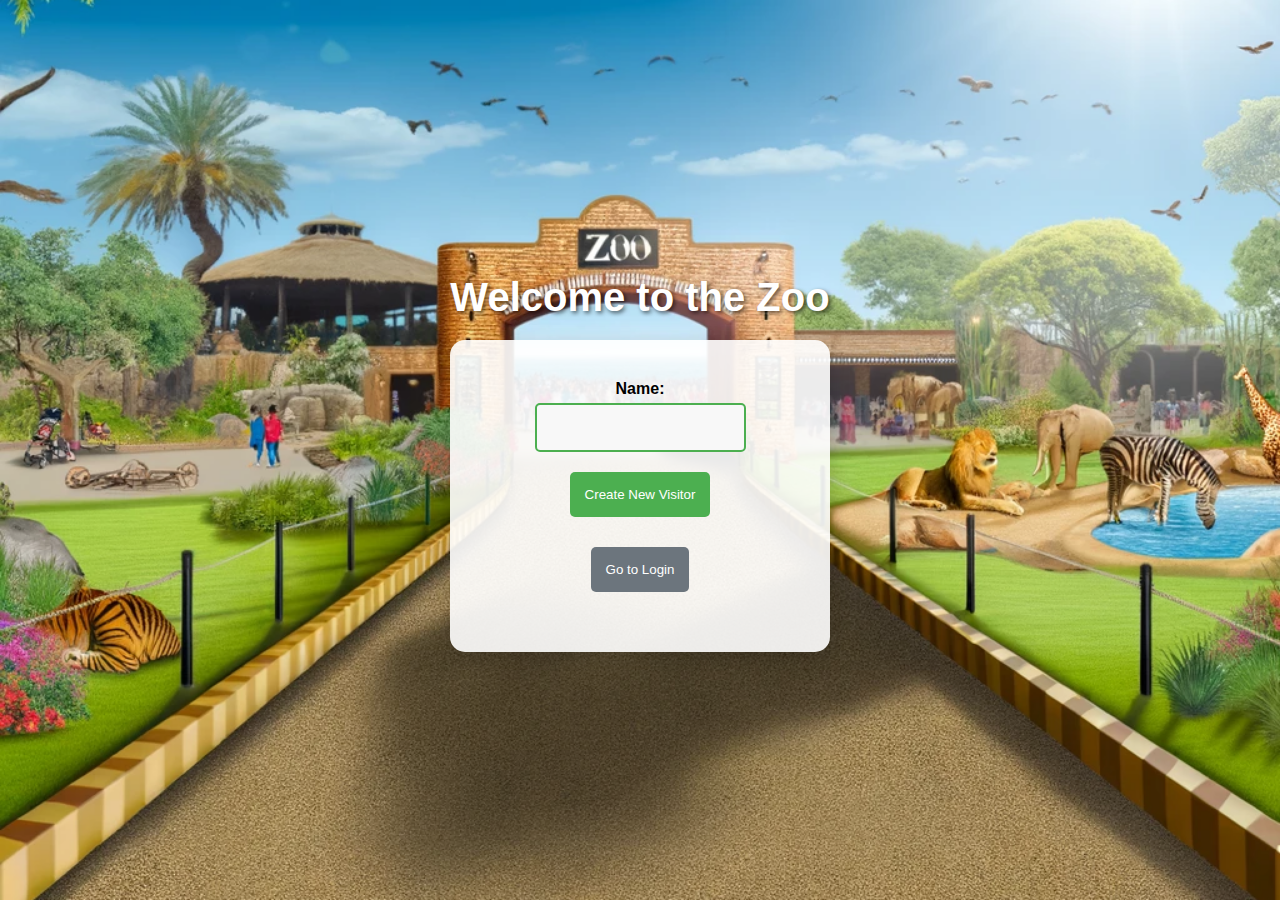
<file: מטלה מסכמת 2/index.html>
<!DOCTYPE html>
<html lang="en">
  <head>
    <meta charset="UTF-8" />
    <meta http-equiv="X-UA-Compatible" content="IE=edge" />
    <meta name="viewport" content="width=device-width, initial-scale=1.0" />
    <title>Signup</title>
    <link rel="stylesheet" href="signup.css" />
    <script src="./main.js" defer></script>
  </head>
  <body>
    <h1>Welcome to the Zoo</h1>
    <form id="create-visitor-form">
      <label for="visitor-name">Name:</label>
      <input type="text" id="visitor-name" name="visitor-name" required />
      <button type="submit">Create New Visitor</button>
      <button
        id="go-to-login"
        type="button"
        style="margin-top: 10px"
        onclick="window.location.href='/login.html';"
      >
        Go to Login
      </button>
    </form>
    <script src="./signup.js" defer></script>
  </body>
</html>
</file>
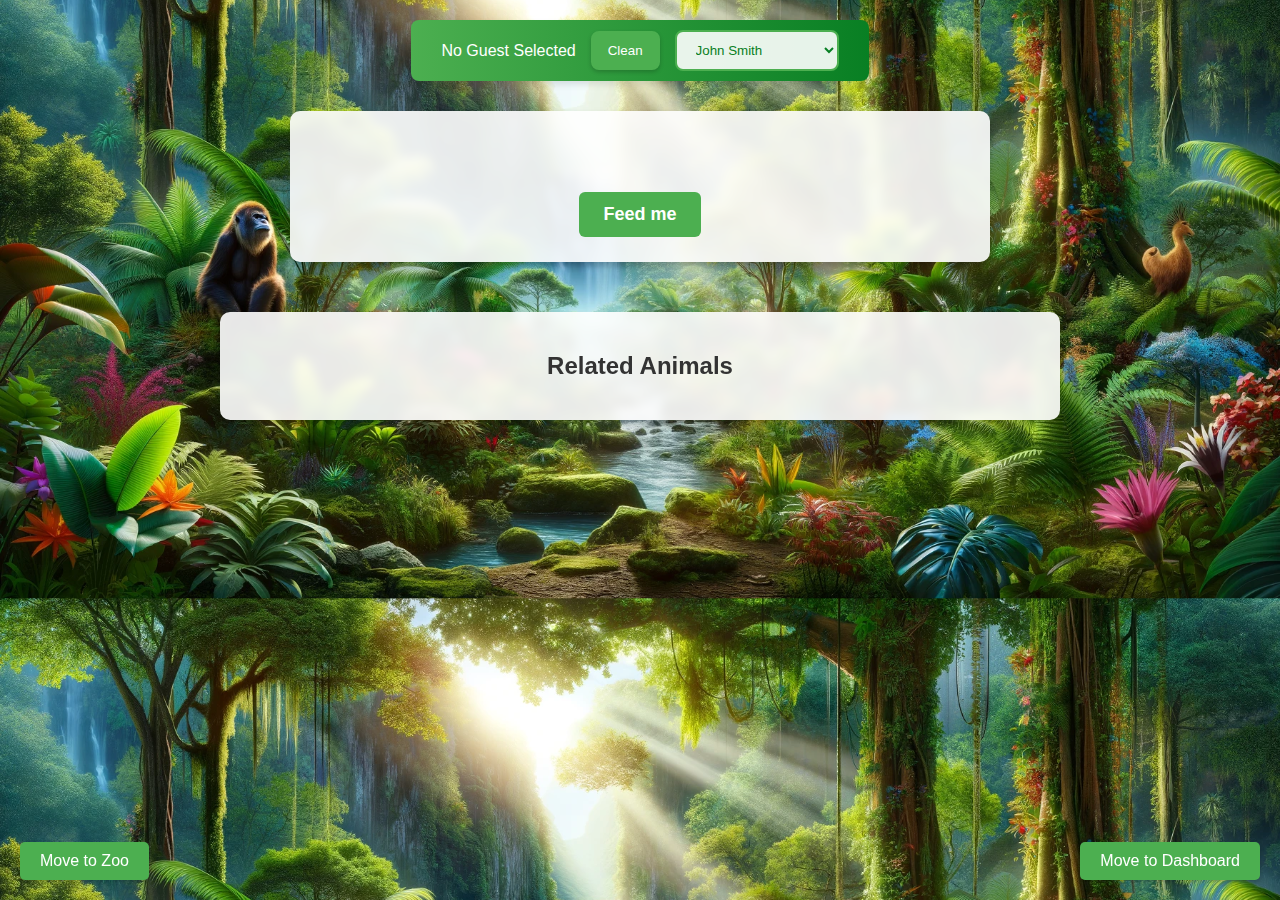
<file: מטלה מסכמת 2/animal.html>
<!DOCTYPE html>
<html lang="en">
  <head>
    <meta charset="UTF-8" />
    <meta http-equiv="X-UA-Compatible" content="IE=edge" />
    <meta name="viewport" content="width=device-width, initial-scale=1.0" />
    <title>Animal Details</title>
    <link rel="stylesheet" href="animal.css" />
    <link rel="stylesheet" href="navbar.css" />
    <script src="./main.js" defer></script>
    <script src="./navbar.js" defer></script>
    <script src="./animal.js" defer></script>
  </head>
  <body>
    <nav>
      <span id="guest-info"></span>
      <button id="clean-button">Clean</button>
      <select id="guest-dropdown"></select>
    </nav>
    <div class="animal-details-container">
      <div id="image" class="animal-image"></div>
      <div class="animal-info">
        <h1 id="name"></h1>
        <p id="weight"></p>
        <p id="height"></p>
        <p id="color"></p>
        <p id="habitat"></p>
        <p id="isPredator"></p>
        <button id="feed-animal" class="feed-btn">Feed me</button>
      </div>
    </div>
    <div class="related-animals-container">
      <h2>Related Animals</h2>
      <div id="related-animals" class="related-animals"></div>
    </div>
    <button id="move-to-zoo" onclick="window.location.href='zoo.html';">
      Move to Zoo
    </button>
    <button
      id="move-to-dashboard"
      onclick="window.location.href='dashboard.html';"
    >
      Move to Dashboard
    </button>
  </body>
</html>
</file>
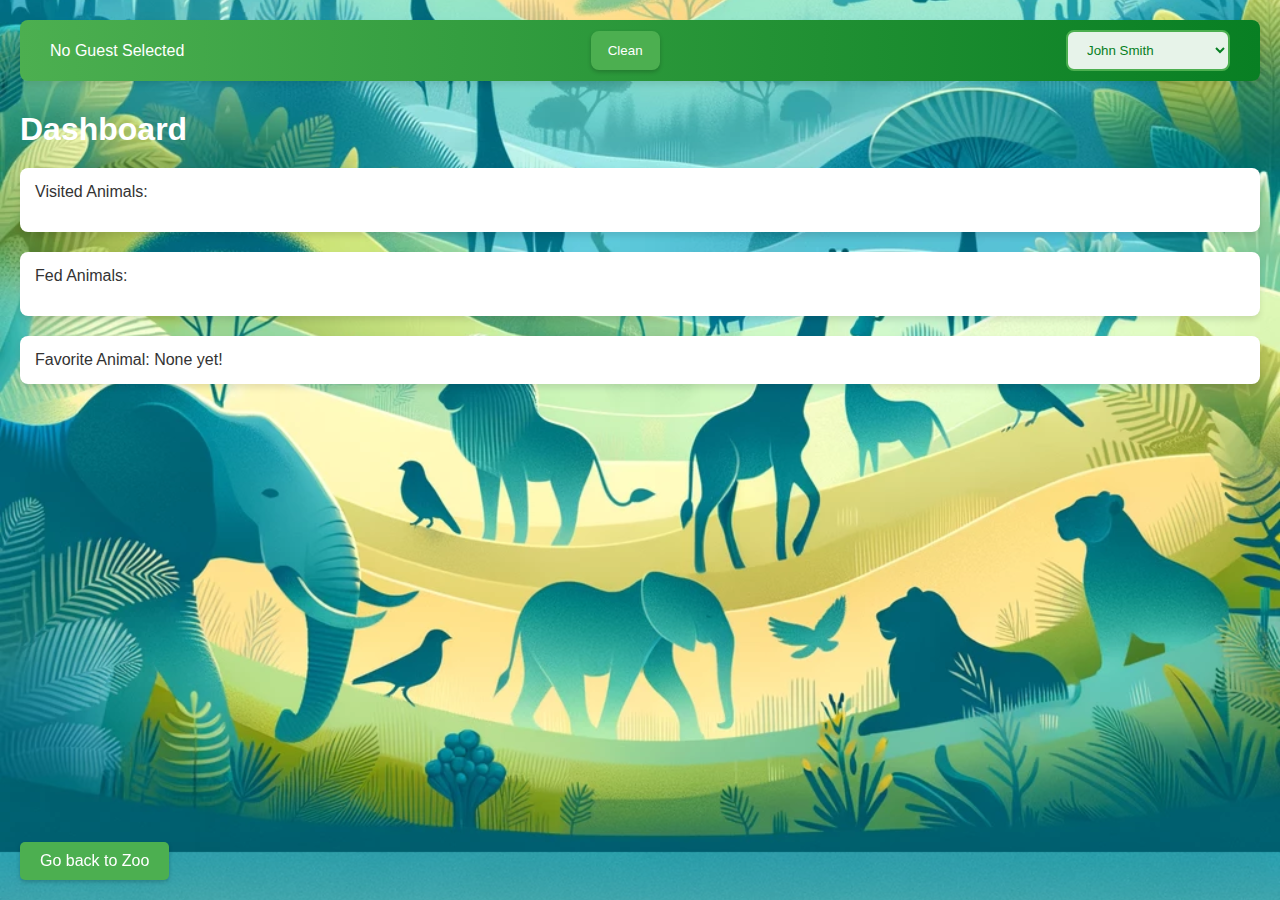
<file: מטלה מסכמת 2/dashboard.html>
<!DOCTYPE html>
<html lang="en">
  <head>
    <meta charset="UTF-8" />
    <meta name="viewport" content="width=device-width, initial-scale=1.0" />
    <title>Dashboard</title>
    <link rel="stylesheet" href="dashboard.css" />
    <link rel="stylesheet" href="navbar.css" />
    <script src="./main.js" defer></script>
    <script src="./navbar.js" defer></script>
    <script src="./dashboard.js" defer></script>
  </head>
  <body>
    <nav>
      <span id="guest-info"></span>
      <button id="clean-button">Clean</button>
      <select id="guest-dropdown"></select>
    </nav>
    <h1>Dashboard</h1>
    <div id="visited-animals">
      Visited Animals:
      <ul></ul>
    </div>
    <div id="fed-animals">
      Fed Animals:
      <ul></ul>
    </div>
    <div id="favorite-animal">Favorite Animal:</div>
    <button id="go-back-to-zoo" onclick="window.location.href='zoo.html';">
      Go back to Zoo
    </button>
  </body>
</html>
</file>
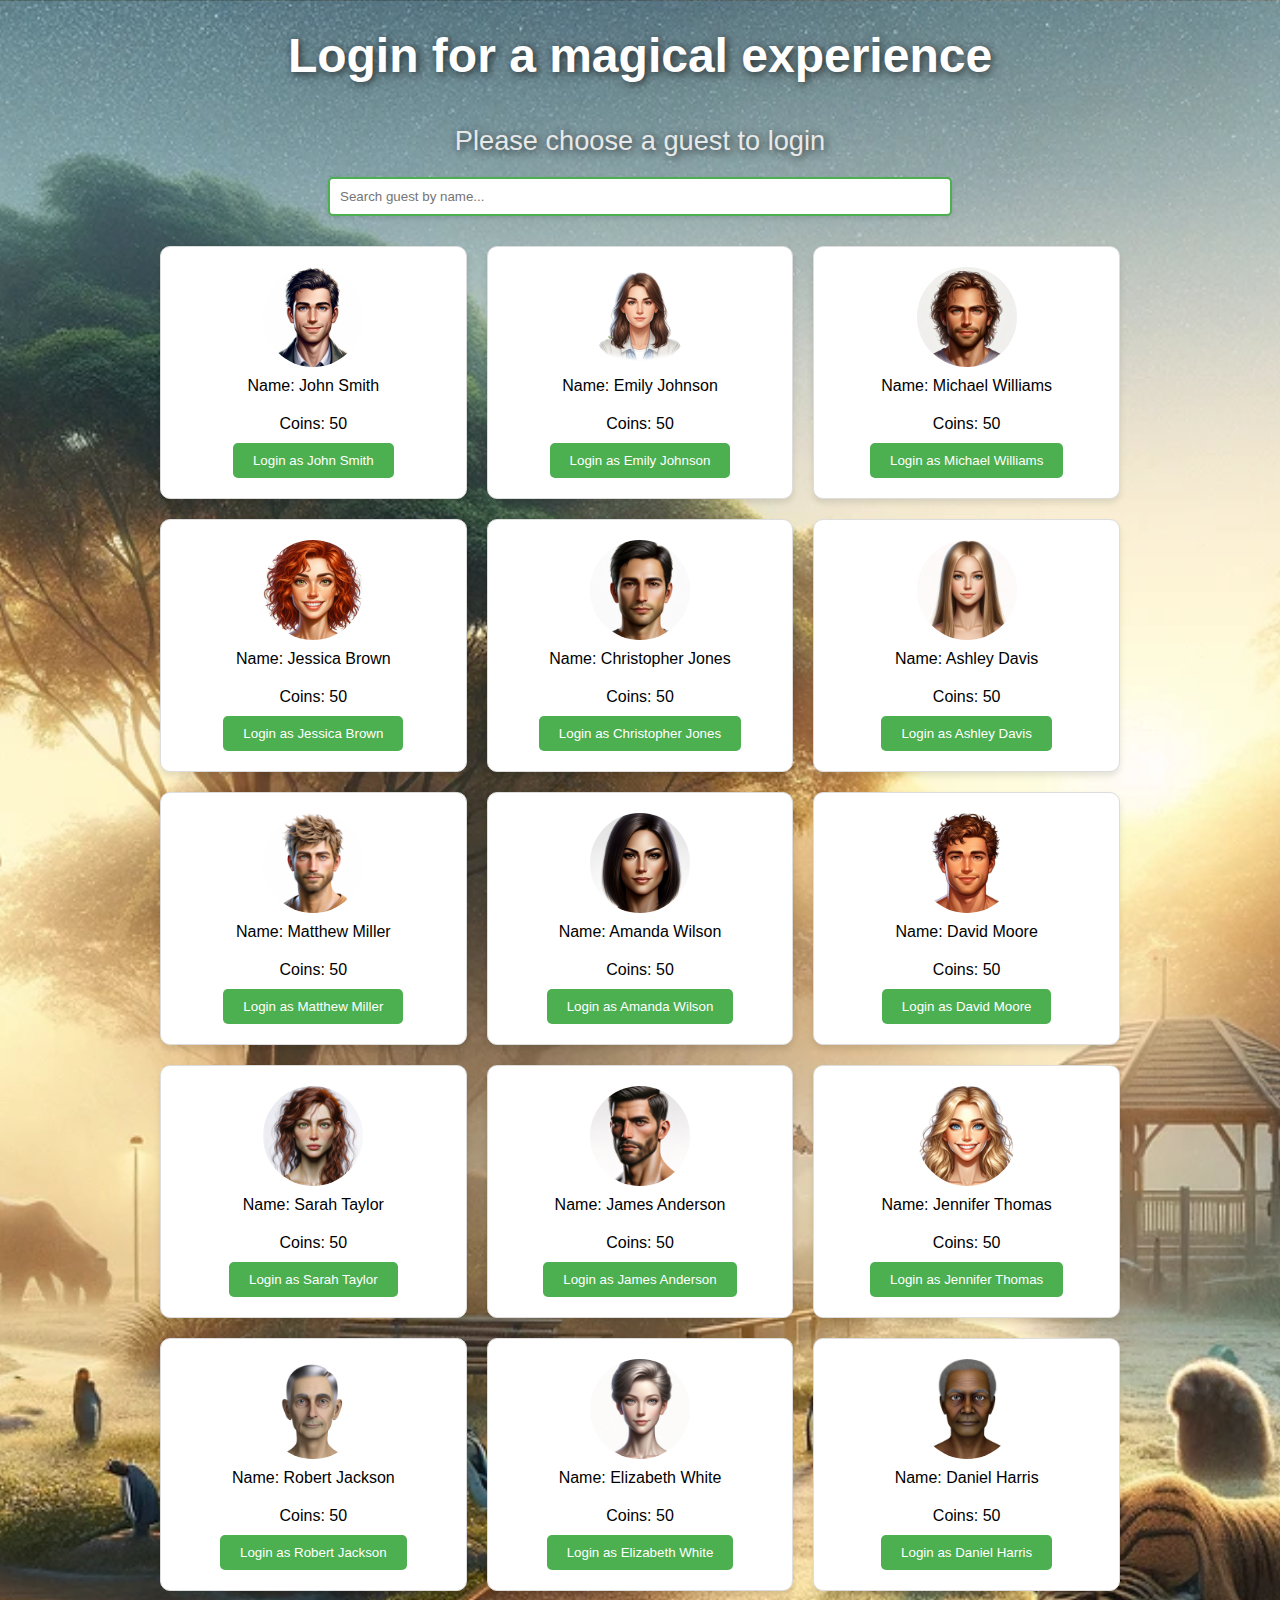
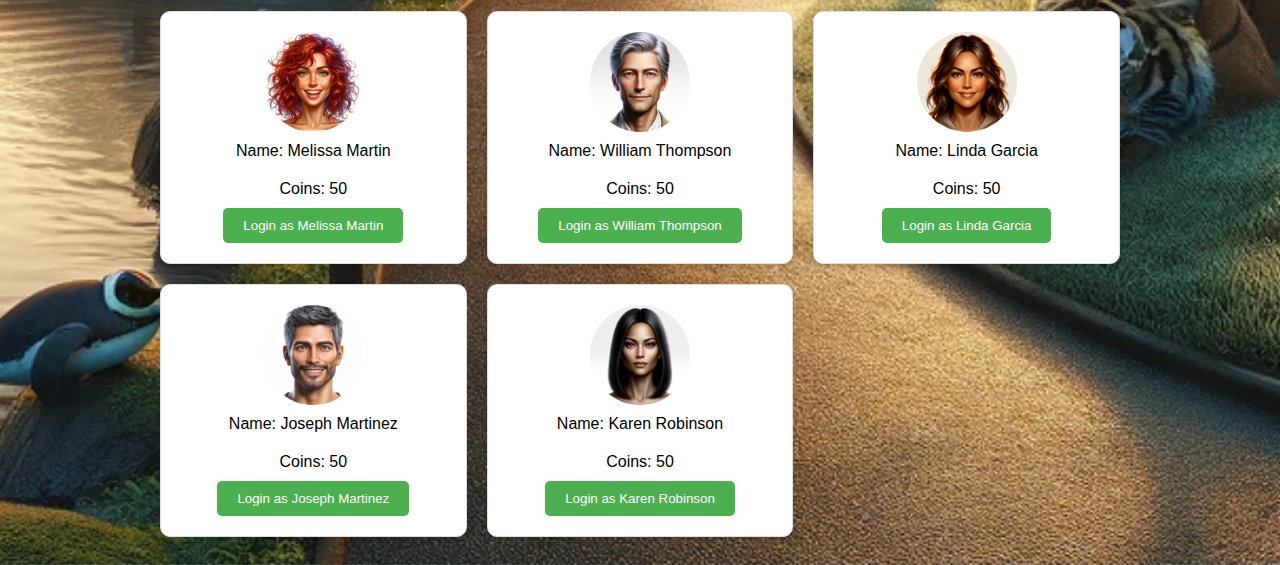
<file: מטלה מסכמת 2/login.html>
<!DOCTYPE html>
<html lang="en">
  <head>
    <meta charset="UTF-8" />
    <meta http-equiv="X-UA-Compatible" content="IE=edge" />
    <meta name="viewport" content="width=device-width, initial-scale=1.0" />
    <title>Login</title>
    <link rel="stylesheet" href="login.css" />
    <script src="./main.js" defer></script>
  </head>
  <body>
    <h1>Login for a magical experience</h1>
    <h3>Please choose a guest to login</h3>
    <input
      type="text"
      id="search-guest"
      placeholder="Search guest by name..."
      style="margin-bottom: 30px; align-self: center; max-width: 600px"
    />
    <div id="guests-container"></div>
    <script src="./login.js" defer></script>
  </body>
</html>
</file>
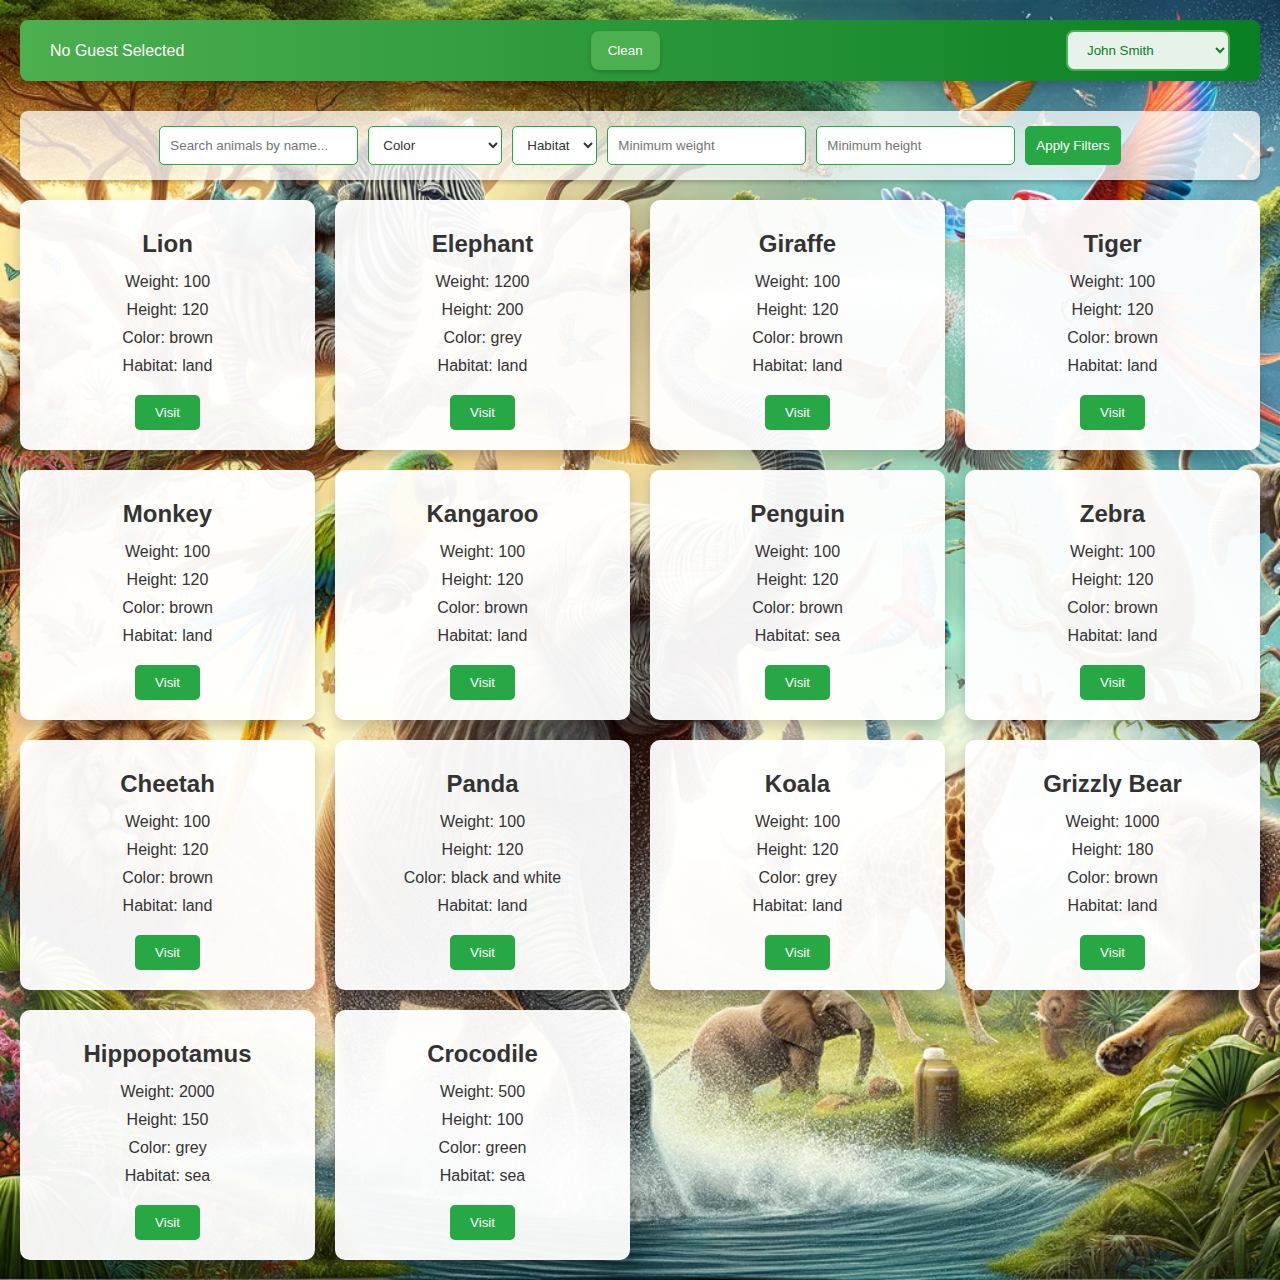
<file: מטלה מסכמת 2/zoo.html>
<!DOCTYPE html>
<html lang="en">
  <head>
    <meta charset="UTF-8" />
    <meta name="viewport" content="width=device-width, initial-scale=1.0" />
    <title>Zoo</title>
    <link rel="stylesheet" href="zoo.css" />
    <link rel="stylesheet" href="navbar.css" />
    <script src="./main.js" defer></script>
    <script src="./navbar.js" defer></script>
    <script src="./zoo.js" defer></script>
  </head>
  <body>
    <nav>
      <span id="guest-info"></span>
      <button id="clean-button">Clean</button>
      <select id="guest-dropdown"></select>
    </nav>

    <div id="filters">
      <input
        type="text"
        id="search-animal"
        placeholder="Search animals by name..."
      />
      <select id="color-filter">
        <option value="">Color</option>
      </select>
      <select id="habitat-filter">
        <option value="">Habitat</option>
        <option value="land">Land</option>
        <option value="sea">Sea</option>
      </select>
      <input type="number" id="weight-filter" placeholder="Minimum weight" />
      <input type="number" id="height-filter" placeholder="Minimum height" />
      <button id="apply-filters">Apply Filters</button>
    </div>
    <div id="animal-cards"></div>
  </body>
</html>
</file>
<file: מטלה מסכמת 2/signup.css>
body {
  font-family: "Arial", sans-serif;
  display: flex;
  flex-direction: column;
  justify-content: center;
  align-items: center;
  height: 100vh;
  background-image: url("./imgs/signup-background.webp");
  background-size: cover;
  background-position: center;
  margin: 0;
  padding: 0;
  text-align: center;
}

h1 {
  color: #fff;
  text-shadow: 2px 2px 4px rgba(0, 0, 0, 0.6);
  margin-bottom: 20px;
  font-size: 2.5rem;
}

form {
  background: rgba(255, 255, 255, 0.9);
  padding: 40px;
  border-radius: 15px;
  box-shadow: 0 5px 20px rgba(0, 0, 0, 0.2);
  width: 300px;
  display: flex;
  flex-direction: column;
  align-items: center;
}

label {
  margin-bottom: 5px;
  font-weight: bold;
}

input,
button {
  padding: 15px;
  margin-bottom: 20px;
  border-radius: 5px;
}

input {
  border: 2px solid #4caf50;
  background-color: #f8f8f8;
}

input:focus {
  outline: none;
  border-color: #087f23;
}

button {
  background-color: #4caf50;
  color: white;
  border: none;
  cursor: pointer;
  transition: background-color 0.2s, transform 0.2s;
}

button:hover {
  background-color: #087f23;
  transform: translateY(-2px);
}

#go-to-login {
  background-color: #6c757d;
}

#go-to-login:hover {
  background-color: #5a6268;
}
</file>
<file: מטלה מסכמת 2/animal.css>
body {
  font-family: "Arial", sans-serif;
  margin: 0;
  padding: 20px;
  box-sizing: border-box;
  background-image: url("./imgs/animal-background.webp");
  background-size: cover;
  background-position: center;
  color: #333;
  display: flex;
  flex-direction: column;
  align-items: center;
}

.animal-details-container {
  display: flex;
  flex-direction: column;
  align-items: center;
  background-color: rgba(255, 255, 255, 0.9);
  padding: 25px;
  border-radius: 10px;
  box-shadow: 0 4px 6px rgba(0, 0, 0, 0.2);
  margin-bottom: 25px;
  width: 90%;
  max-width: 650px;
  backdrop-filter: blur(5px);
  color: #333;
}

.animal-image img {
  height: 350px;
  border-radius: 10px;
  box-shadow: 0 2px 4px rgba(0, 0, 0, 0.15);
}

.animal-info {
  text-align: center;
  margin-top: 15px;
}

.feed-btn {
  background-color: #4caf50;
  color: white;
  border: none;
  padding: 12px 24px;
  margin-top: 20px;
  cursor: pointer;
  border-radius: 6px;
  font-size: 18px;
  font-weight: bold;
  transition: background-color 0.3s ease, transform 0.2s ease;
}

.feed-btn:hover {
  background-color: #388e3c;
  transform: scale(1.05);
}

.related-animals-container {
  background-color: rgba(255, 255, 255, 0.9);
  padding: 20px;
  border-radius: 10px;
  box-shadow: 0 4px 6px rgba(0, 0, 0, 0.2);
  margin: 25px 0;
  width: 90%;
  max-width: 800px;
  backdrop-filter: blur(5px);
  color: #333;
  text-align: center;
}

.related-animals {
  display: flex;
  flex-wrap: wrap;
  justify-content: center;
  gap: 20px;
  width: 100%;
}

.related-animals div {
  background-color: rgba(255, 255, 255, 0.95);
  padding: 15px 25px;
  border-radius: 8px;
  box-shadow: 0 2px 4px rgba(0, 0, 0, 0.1);
  transition: all 0.3s ease;
  color: #333;
}

.related-animals div:hover {
  transform: translateY(-10px);
  box-shadow: 0 4px 8px rgba(0, 0, 0, 0.2);
}

.related-animal-button {
  background-color: #e8f5e9;
  color: #333;
  border: 1px solid #c8e6c9;
  padding: 8px 16px;
  margin: 5px;
  border-radius: 5px;
  cursor: pointer;
  transition: background-color 0.3s ease, transform 0.2s ease;
}

.related-animal-button:hover {
  background-color: #c8e6c9;
  transform: scale(1.05);
}

#move-to-dashboard {
  position: fixed;
  right: 20px;
  bottom: 20px;
  background-color: #4caf50;
  color: white;
  border: none;
  padding: 10px 20px;
  border-radius: 5px;
  cursor: pointer;
  font-size: 16px;
  box-shadow: 0 2px 4px rgba(0, 0, 0, 0.2);
  transition: background-color 0.3s ease;
}

#move-to-dashboard:hover {
  background-color: #388e3c;
}

#move-to-zoo {
  position: fixed;
  left: 20px;
  bottom: 20px;
  background-color: #4caf50;
  color: white;
  border: none;
  padding: 10px 20px;
  border-radius: 5px;
  cursor: pointer;
  font-size: 16px;
  box-shadow: 0 2px 4px rgba(0, 0, 0, 0.2);
  transition: background-color 0.3s ease;
}

#move-to-zoo:hover {
  background-color: #388e3c;
}
</file>
<file: מטלה מסכמת 2/navbar.css>
nav {
  background: linear-gradient(to right, #4caf50, #087f23);
  color: white;
  padding: 10px 30px;
  display: flex;
  justify-content: space-between;
  align-items: center;
  border-radius: 8px;
  margin-bottom: 30px;
  box-shadow: 0 4px 6px rgba(0, 0, 0, 0.1);
}

nav select,
nav button {
  padding: 10px 15px;
  margin-left: 15px;
  background-color: rgba(255, 255, 255, 0.9);
  color: #087f23;
  border: 2px solid #4caf50;
  border-radius: 8px;
  font-weight: 500;
  transition: all 0.3s ease;
}

nav button {
  background-color: #4caf50;
  color: white;
  box-shadow: 0 2px 4px rgba(0, 0, 0, 0.2);
}

nav button:hover,
nav select:hover {
  background-color: #087f23;
  color: white;
  transform: translateY(-2px);
  box-shadow: 0 4px 6px rgba(0, 0, 0, 0.3);
}

nav select:focus,
nav button:focus {
  outline: none;
  border-color: #087f23;
}
</file>
<file: מטלה מסכמת 2/dashboard.css>
body {
  font-family: "Arial", sans-serif;
  color: #333;
  margin: 0;
  padding: 20px;
  background-image: url("imgs/dashboard-background.webp");
  background-size: cover;
  background-position: center;
}

h1 {
  color: #ffffff;
  margin-bottom: 20px;
  align-items: center;
}

div {
  background-color: white;
  border-radius: 8px;
  box-shadow: 0 4px 6px rgba(0, 0, 0, 0.1);
  padding: 15px;
  margin-bottom: 20px;
}

ul {
  list-style-type: none;
  padding: 0;
}

li {
  border-bottom: 1px solid #eee;
  padding: 8px 0;
}

li:last-child {
  border-bottom: none;
}

.feed-btn {
  background-color: #32cd32;
  color: white;
  border: none;
  padding: 10px 15px;
  border-radius: 5px;
  cursor: pointer;
  transition: background-color 0.3s;
}

.feed-btn:hover {
  background-color: #228b22;
}

.related-animal-button {
  background-color: #f4a460;
  border: none;
  margin: 5px;
  padding: 8px;
  border-radius: 5px;
  cursor: pointer;
  transition: background-color 0.3s;
}

.related-animal-button:hover {
  background-color: #deb887;
}

#go-back-to-zoo {
  position: fixed;
  left: 20px;
  bottom: 20px;
  background-color: #4caf50;
  color: white;
  border: none;
  padding: 10px 20px;
  border-radius: 5px;
  cursor: pointer;
  font-size: 16px;
  box-shadow: 0 2px 4px rgba(0, 0, 0, 0.2);
  transition: background-color 0.3s ease;
}

#go-back-to-zoo:hover {
  background-color: #388e3c;
}
</file>
<file: מטלה מסכמת 2/login.css>
body {
  font-family: "Arial", sans-serif;
  background-color: #f0f0f0;
  padding: 20px;
  display: flex;
  flex-direction: column;
  align-items: center;
  background-image: url("./imgs/login-background.webp");
  background-size: cover;
  background-position: center;
}

h1,
h3 {
  color: #ffffff;
  text-align: center;
  text-shadow: 2px 2px 8px rgba(0, 0, 0, 0.7);
}

h1 {
  margin-top: 0;
  font-size: 3rem;
  font-weight: bold;
}

h3 {
  font-size: 1.7rem;
  margin-top: 10px;
  margin-bottom: 20px;
  font-weight: normal;
  color: #e8e8e8;
}

.search-container {
  display: flex;
  flex-direction: column;
  align-items: center;
  width: 100%;
  max-width: 600px;
  margin: 20px 0 30px;
}

#search-guest-label {
  align-self: flex-start;
  margin-bottom: 5px;
  font-weight: bold;
}

#search-guest {
  padding: 10px;
  width: 100%;
  border: 2px solid #4caf50;
  border-radius: 5px;
  box-shadow: 0 2px 4px rgba(0, 0, 0, 0.1);
}

#guests-container {
  display: grid;
  grid-template-columns: repeat(3, 1fr);
  gap: 20px;
  width: 100%;
  max-width: 960px;
}

.guest-card {
  background-color: white;
  border: 1px solid #ddd;
  padding: 20px;
  border-radius: 10px;
  box-shadow: 0 4px 6px rgba(0, 0, 0, 0.1);
  transition: transform 0.2s, box-shadow 0.3s;
  display: flex;
  flex-direction: column;
  align-items: center;
  cursor: pointer;
}

.guest-card:hover {
  transform: translateY(-5px);
  box-shadow: 0 6px 12px rgba(0, 0, 0, 0.2);
}

.guest-card p {
  margin: 10px 0;
}

.guest-card button {
  margin-top: auto;
  background-color: #4caf50;
  color: white;
  border: none;
  padding: 10px 20px;
  border-radius: 5px;
  cursor: pointer;
  transition: background-color 0.2s;
}

.guest-card button:hover {
  background-color: #087f23;
}
</file>
<file: מטלה מסכמת 2/zoo.css>
body {
  font-family: "Arial", sans-serif;
  margin: 0;
  padding: 20px;
  box-sizing: border-box;
  background-image: url("./imgs/zoo-background.webp");
  background-size: cover;
  background-position: center;
  color: #fff;
}

#filters {
  background: rgba(255, 255, 255, 0.75);
  padding: 15px;
  border-radius: 8px;
  box-shadow: 0 2px 4px rgba(0, 0, 0, 0.2);
  display: flex;
  gap: 10px;
  justify-content: center;
  flex-wrap: wrap;
  margin-bottom: 20px;
}

#filters input,
#filters select,
#filters button {
  padding: 10px;
  border: 1px solid #28a745;
  border-radius: 5px;
  background: #fff;
  color: #333;
}

#filters button {
  background-color: #28a745;
  color: white;
  cursor: pointer;
}

#filters button:hover {
  background-color: #218838;
  transform: translateY(-2px);
}

#animal-cards {
  display: grid;
  grid-template-columns: repeat(auto-fit, minmax(250px, 1fr));
  gap: 20px;
}

#animal-cards div {
  background: rgba(255, 255, 255, 0.95);
  padding: 20px;
  border-radius: 10px;
  box-shadow: 0px 8px 16px rgba(0, 0, 0, 0.2);
  transition: transform 0.2s, box-shadow 0.2s;
  display: flex;
  flex-direction: column;
  align-items: center;
  text-align: center;
  color: #333;
}

#animal-cards div:hover {
  transform: scale(1.05);
  box-shadow: 0px 12px 24px rgba(0, 0, 0, 0.25);
}

#animal-cards img {
  width: 100%;
  max-width: 180px;
  height: auto;
  border-radius: 5px;
  margin-bottom: 15px;
}

#animal-cards h3 {
  margin: 10px 0;
  font-size: 1.5em;
}

#animal-cards p {
  margin: 5px 0;
}

#animal-cards button {
  margin-top: 15px;
  background-color: #28a745;
  border: none;
  padding: 10px 20px;
  border-radius: 5px;
  color: white;
  cursor: pointer;
}

#animal-cards button:hover {
  background-color: #218838;
}
</file>
